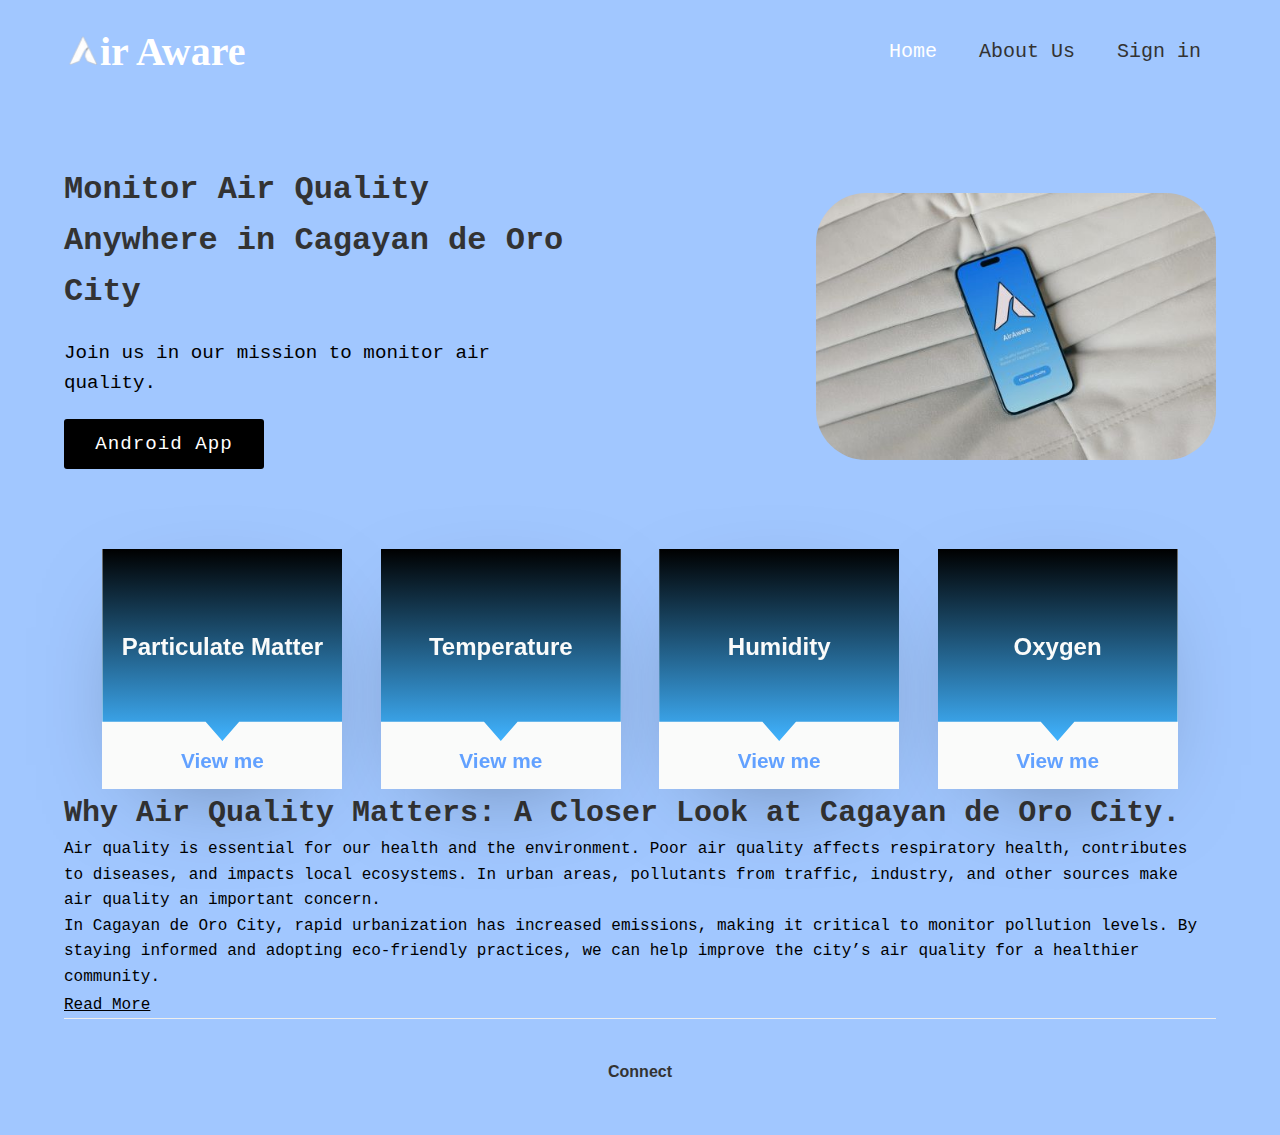
<file: index.html>
<!DOCTYPE html>
<html lang="en">
<head>
    <meta charset="UTF-8">
    <meta name="viewport" content="width=device-width, initial-scale=1.0">
    <title>Air Aware</title>
    <link rel="stylesheet" href="./style.css">
    <link rel="stylesheet" href="https://cdnjs.cloudflare.com/ajax/libs/font-awesome/6.6.0/css/all.min.css" integrity="sha512-Kc323vGBEqzTmouAECnVceyQqyqdsSiqLQISBL29aUW4U/M7pSPA/gEUZQqv1cwx4OnYxTxve5UMg5GT6L4JJg==" crossorigin="anonymous" referrerpolicy="no-referrer" />
</head>
<body>
    <header class="container">
        <h1><img src="./media/Logo1.png" alt="Logo" style="width: 36px;">ir Aware</h1>
        <nav style="font-family: 'Courier New', Courier, monospace;">
            <a href="index.html" style="color: #fff;">Home</a>
            <a href="about.html">About Us</a>
            <a href="login.html">Sign in</a>
        </nav>
    </header>

    <section class="hero container">
        <div class="hero-text">
            <h2 style="font-family: 'Courier New', Courier, monospace;">Monitor Air Quality Anywhere in Cagayan de Oro City</h2>
            <p style="color: black; font-family: 'Courier New', Courier, monospace;">Join us in our mission to monitor air quality.</p>
            <div class="buttons">
                    <button class="btn" onclick="window.location.href='qr.html'"><span></span><p style="color: white; font-family: 'Courier New', Courier, monospace;" data-start="good luck!" data-text="Download Now!" data-title="Android App"></p></button>
            </div>
        </div>
        <div class="logoimage">
            <img style="border-radius: 50px; width: 400px;" src="./media/Mockup.jpg" alt="Logo">
        </div>
    </section>


    <section class="card-section">
        <div class="card">
            <div class="flip-card">
                <div class="flip-card__container">
                    <div class="card-front">
                        <div class="card-front__tp card-front__tp--city">
                            <h2 class="card-front__heading">Particulate Matter</h2>
                        </div>
                        <div class="card-front__bt">
                            <p class="card-front__text-view card-front__text-view--city">View me</p>
                        </div>
                    </div>
                    <div class="card-back">
                        <img src="./media/PM.png" alt="Humidity" style="width: 100%; height: auto;">
                    </div>
                </div>
            </div>
            <div class="inside-page">
                <div class="inside-page__container">
                    <h3 class="inside-page__heading inside-page__heading--city">Air Quality Focus</h3>
                    <p class="inside-page__text">Tiny particles in the air that reduce air quality and can affect health.</p>
                    <a href="https://www.epa.gov/pm-pollution/particulate-matter-pm-basics" target="_blank" class="inside-page__btn inside-page__btn--city">View details</a>
                </div>
            </div>
        </div>

        <div class="card">
            <div class="flip-card">
                <div class="flip-card__container">
                    <!-- Front Side -->
                    <div class="card-front">
                        <div class="card-front__tp card-front__tp--city">
                            <h2 class="card-front__heading">Temperature</h2>
                        </div>
                        <div class="card-front__bt">
                            <p class="card-front__text-view card-front__text-view--city">View me</p>
                        </div>
                    </div>
                    <!-- Back Side -->
                    <div class="card-back">
                        <img src="./media/Temp.png" alt="More about Temperature" style="width: 100%; height: auto;">
                    </div>
                </div>
            </div>
            <!-- Inside Page -->
            <div class="inside-page">
                <div class="inside-page__container">
                    <h3 class="inside-page__heading inside-page__heading--city">Temperature</h3>
                    <p class="inside-page__text">Measures the degree of warmth, important for environmental monitoring.</p>
                    <a href="https://www.tandfonline.com/doi/abs/10.1080/0265673031000090701" target="_blank" class="inside-page__btn inside-page__btn--city">Learn more</a>
                </div>
            </div>
        </div>

        <div class="card">
            <div class="flip-card">
                <div class="flip-card__container">
                    <!-- Front Side -->
                    <div class="card-front">
                        <div class="card-front__tp card-front__tp--city">
                            <h2 class="card-front__heading">Humidity</h2>
                        </div>
                        <div class="card-front__bt">
                            <p class="card-front__text-view card-front__text-view--city">View me</p>
                        </div>
                    </div>
                    <!-- Back Side -->
                    <div class="card-back">
                        <img src="./media/Humidity.png" alt="More about Temperature" style="width: 100%; height: auto;">
                    </div>
                </div>
            </div>
            <!-- Inside Page -->
            <div class="inside-page">
                <div class="inside-page__container">
                    <h3 class="inside-page__heading inside-page__heading--city">Humidity</h3>
                    <p class="inside-page__text">Indicates amount of moisture in the air, high humidity can affect comfort and health.</p>
                    <a href="https://www.sciencedirect.com/science/article/abs/pii/S0013935115301122" target="_blank" class="inside-page__btn inside-page__btn--city">Learn more</a>
                </div>
            </div>
        </div>

        <div class="card">
            <div class="flip-card">
                <div class="flip-card__container">
                    <!-- Front Side -->
                    <div class="card-front">
                        <div class="card-front__tp card-front__tp--city">
                            <h2 class="card-front__heading">Oxygen</h2>
                        </div>
                        <div class="card-front__bt">
                            <p class="card-front__text-view card-front__text-view--city">View me</p>
                        </div>
                    </div>
                    <!-- Back Side -->
                    <div class="card-back">
                        <img src="./media/Oxygen.png" alt="More about Temperature" style="width: 100%; height: auto;">
                    </div>
                </div>
            </div>
            <!-- Inside Page -->
            <div class="inside-page">
                <div class="inside-page__container">
                    <h3 class="inside-page__heading inside-page__heading--city">Oxygen</h3>
                    <p class="inside-page__text">Essential for human life, indicating air quality.</p>
                    <a href="https://academic.oup.com/humrep/article-abstract/14/2/465/614117" target="_blank" class="inside-page__btn inside-page__btn--city">Learn more</a>
                </div>
            </div>
        </div>
    </section>

    <section class="blog container">
        <div class="blog-article">  
            <h4 style="font-family: 'Courier New', Courier, monospace; font-size: 30px; font-weight: bold;">
                Why Air Quality Matters: A Closer Look at Cagayan de Oro City.
            </h4>
            <p style="color: black; font-family: 'Courier New', Courier, monospace;">Air quality is essential for our health and the environment. Poor air quality affects respiratory health, contributes to diseases, and impacts local ecosystems. In urban areas, pollutants from traffic, industry, and other sources make air quality an important concern.</p>
            <p style="color: black; font-family: 'Courier New', Courier, monospace;">In Cagayan de Oro City, rapid urbanization has increased emissions, making it critical to monitor pollution levels. By staying informed and adopting eco-friendly practices, we can help improve the city’s air quality for a healthier community.</p>
            <a href="#" style="color: black; font-family: 'Courier New', Courier, monospace;">Read More</a>
        </div>
    </section>

    <footer class="container">
        <div class="footer-connect">
            <h4>Connect</h4>
            <div class="social-icons">
                <a href="https://www.instagram.com/mnlhmphry/" target="_blank" aria-label="Instagram"><i class="fab fa-instagram"></i></a>
                <a href="https://web.facebook.com/deadpoolxsis1" target="_blank" aria-label="Facebook"><i class="fab fa-facebook-f"></i></a>
                <a href="https://www.youtube.com/@humphreymanuel4391" target="_blank" aria-label="YouTube"><i class="fab fa-youtube"></i></a> 
            </div>
        </div>
    </footer>

    <script>
        const images = document.querySelectorAll('.category-card img');
        const modal = document.getElementById('infoModal');
        const modalTitle = document.getElementById('modalTitle');
        const modalDescription = document.getElementById('modalDescription');

        images.forEach(image => {
            image.addEventListener('click', () => {
                const title = image.alt;
                const description = image.getAttribute('data-info');
                modalTitle.textContent = title;
                modalDescription.textContent = description;
                modal.style.display = 'flex'; // Show modal
            });
        });

        // Function to close the modal
        function closeModal() {
            modal.style.display = 'none';
        }

        // Close modal when clicking outside of it
        window.onclick = function(event) {
            if (event.target === modal) {
                closeModal();
            }
        }
    </script>

</body>
</html>
</file>
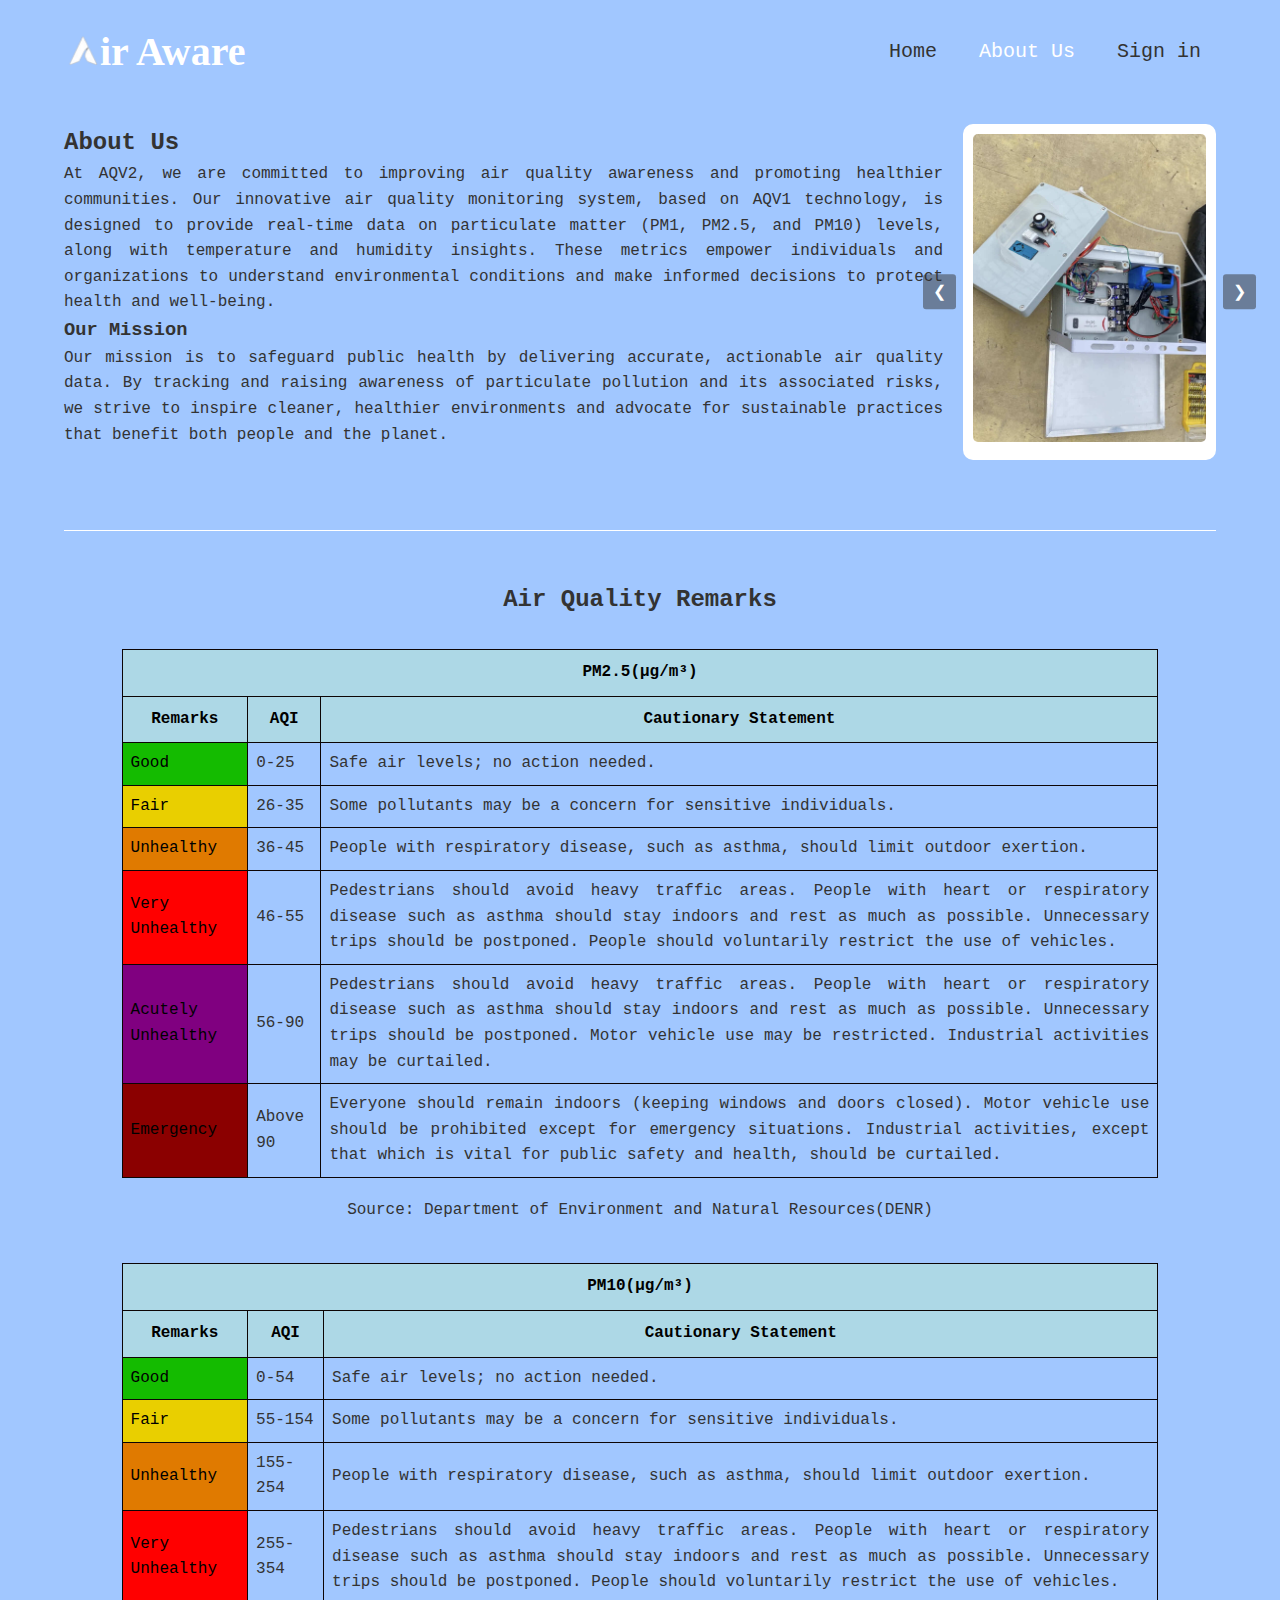
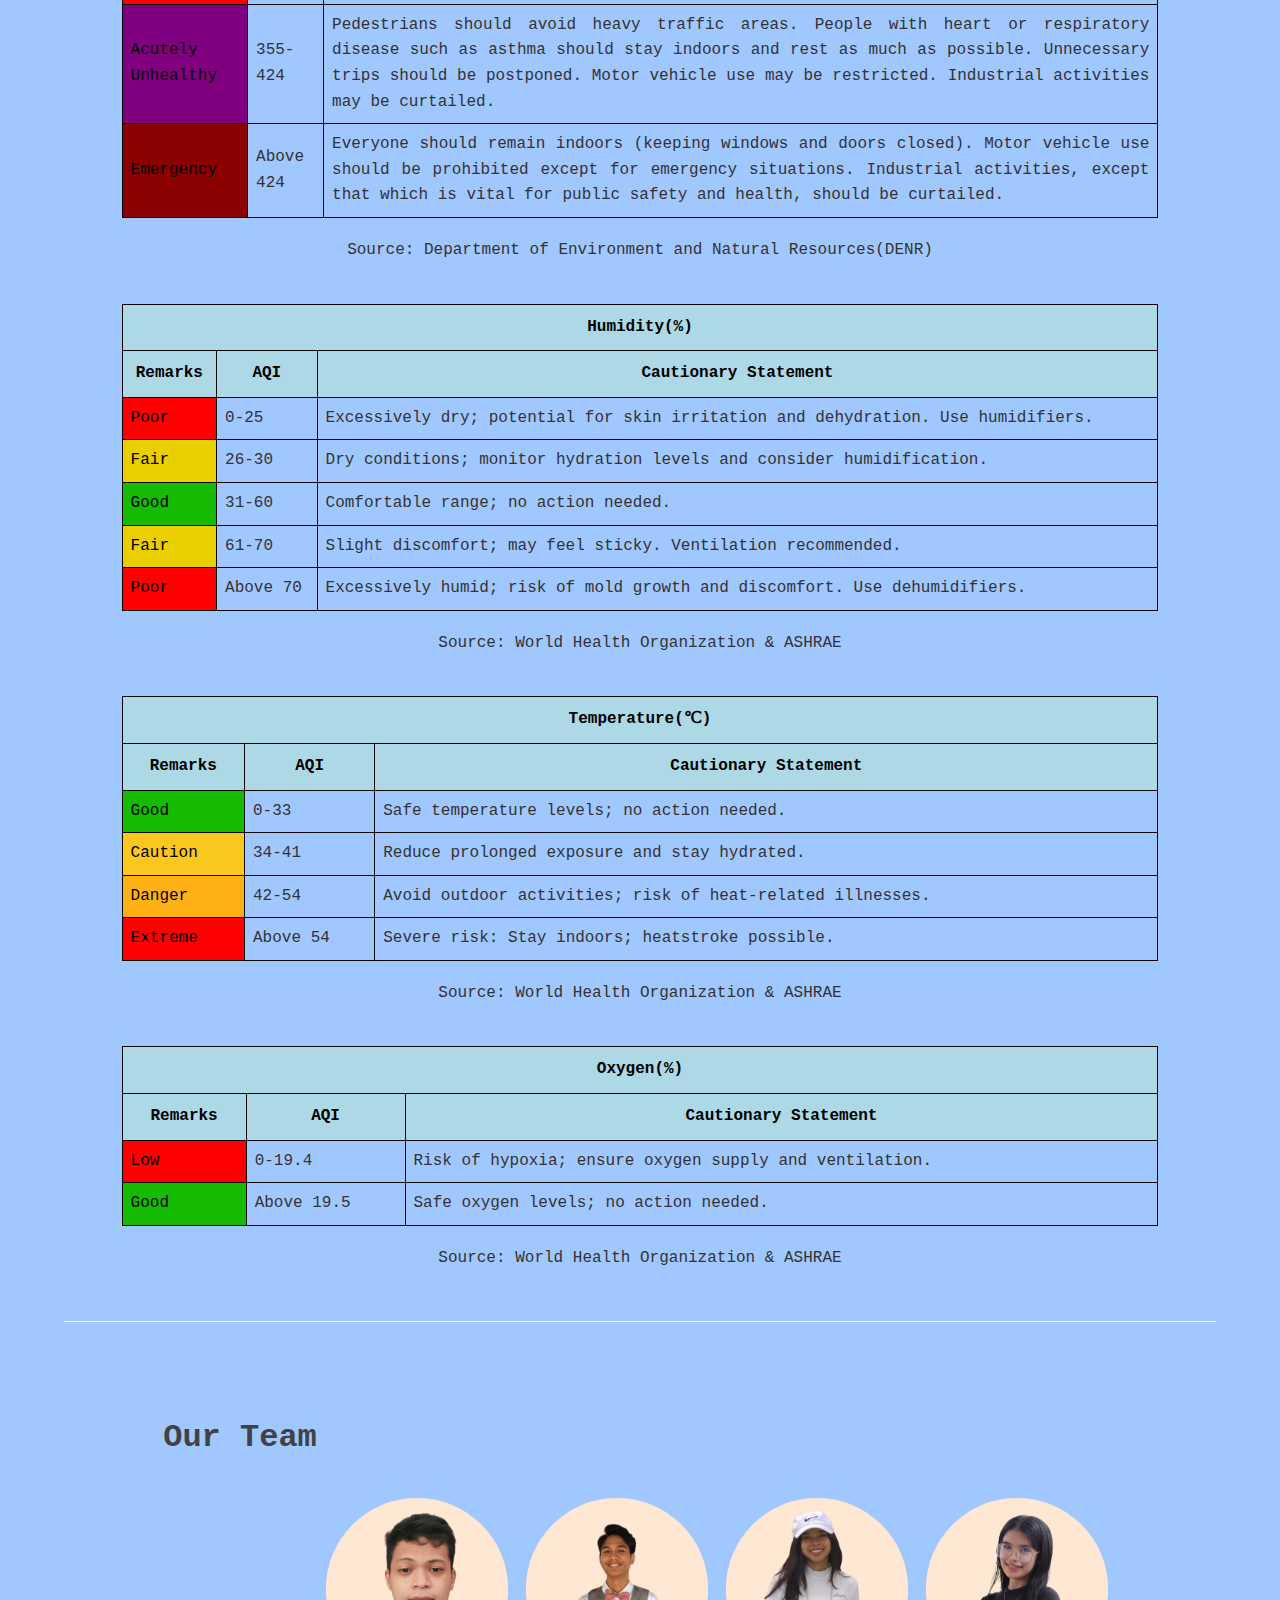
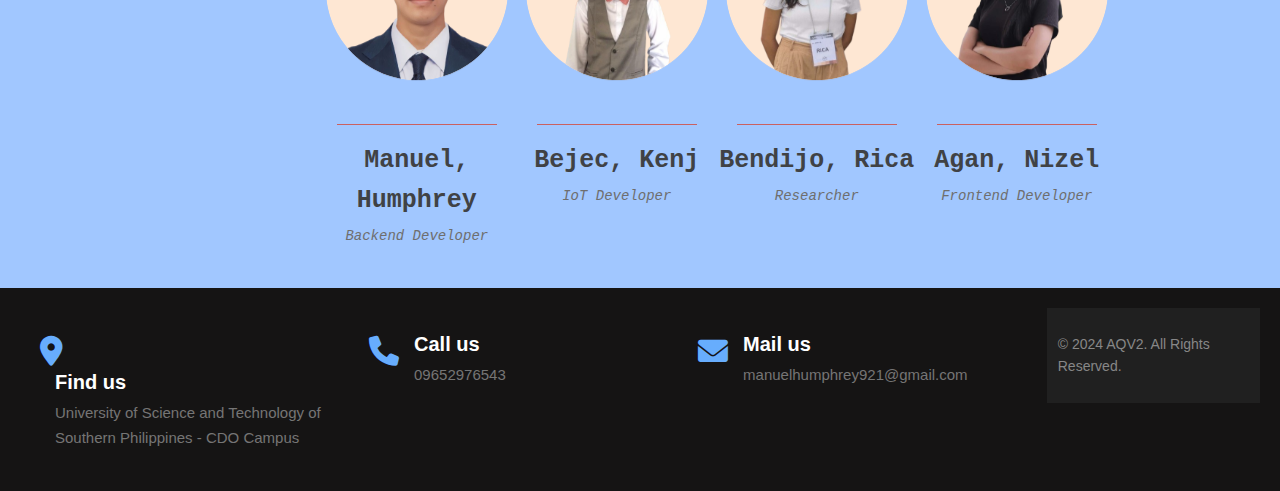
<file: about.html>
<!DOCTYPE html>
<html lang="en">
<head>
    <meta charset="UTF-8">
    <meta name="viewport" content="width=device-width, initial-scale=1.0">
    <title>Air Aware</title>
    <link rel="stylesheet" href="./style5.css">
    <link rel="preconnect" href="https://fonts.googleapis.com">
    <link rel="preconnect" href="https://fonts.gstatic.com" crossorigin>
    <link href="https://cdnjs.cloudflare.com/ajax/libs/font-awesome/6.0.0/css/all.min.css" rel="stylesheet">
    <link href="https://fonts.googleapis.com/css2?family=Edu+AU+VIC+WA+NT+Pre:wght@400..700&display=swap" rel="stylesheet">
    <style>
        .remarks-tables-container {
            display: flex;
            gap: 10px;
            justify-content: center;
            flex-wrap: wrap;
        }
        .remarks-table {
            width: 4000px;
            border-collapse: collapse;
            font-family: 'Courier New', Courier, monospace;
            margin-bottom: 10px;
            margin-top: 30px;
        }
        .remarks-table th{
            text-align: center;
            border: 1px solid #0c0505;
            padding: 10px;
        }
        .remarks-table td {
            border: 1px solid #0c0505;
            text-align: justify;
            padding: 8px;
        }
        .remarks-table th {
            background-color: lightblue;
            color: black;
        }
    </style>
</head>
<body>
    <header class="container">
        <h1><img src="./media/Logo1.png" alt="Logo" style="width: 36px;">ir Aware</h1>
        <nav style="font-family: 'Courier New', Courier, monospace;">
            <a href="index.html">Home</a>
            <a href="about.html" style="color: #fff;">About Us</a>
            <a href="login.html">Sign in</a>
        </nav>
    </header>

    <div class="container">
        <div class="about-container">
            <div class="about">
                <div class="heading">
                 <h2 style="font-family: 'Courier New', Courier, monospace;"><span>About</span> Us</h2>
                    <p style="font-family: 'Courier New', Courier, monospace;">At AQV2, we are committed to improving air quality awareness and promoting healthier communities. Our innovative air quality monitoring system, based on AQV1 technology, is designed to provide real-time data on particulate matter (PM1, PM2.5, and PM10) levels, along with temperature and humidity insights. These metrics empower individuals and organizations to understand environmental conditions and make informed decisions to protect health and well-being.</p>
                </div>
                <h3 style="font-family: 'Courier New', Courier, monospace;">Our Mission</h3>
                <p style="font-family: 'Courier New', Courier, monospace;">Our mission is to safeguard public health by delivering accurate, actionable air quality data. By tracking and raising awareness of particulate pollution and its associated risks, we strive to inspire cleaner, healthier environments and advocate for sustainable practices that benefit both people and the planet.</p>
            </div>

        <!-- Image Slider Section -->
        <div class="slideshow-container">
            <div class="slide fade">
                <img src="media/5.png" alt="Slide 1">
            </div>
            <div class="slide fade">
                <img src="media/1.png" alt="Slide 2">
            </div>
            <div class="slide fade">
                <img src="media/4.png" alt="Slide 3">
            </div>

            <!-- Navigation Buttons -->
            <a class="prev" onclick="changeSlide(-1)">&#10094;</a>
            <a class="next" onclick="changeSlide(1)">&#10095;</a>
        </div>
    </div>


    <div class="divider-line"></div>

<!--////////////////////////////////// Remarks //////////////////////////////////////////// -->

<div class="container">
    <h2 style="font-family: 'Courier New', Courier, monospace; text-align: center;">Air Quality Remarks</h2>
    <div class="remarks-tables-container">
        <!-- Humidity Table -->
                <!-- PM2.5 Table -->
                <table class="remarks-table">
                    <thead>
                        <tr>
                            <th colspan="3">PM2.5(µg/m³)</th>
                        </tr>
                        <tr>
                            <th>Remarks</th>
                            <th>AQI</th>
                            <th>Cautionary Statement</th>
                        </tr>
                    </thead>
                    <tbody>
                        <tr>
                            <td style="background-color: #14bb00; color: black;">Good</td>
                            <td>0-25</td>
                            <td>Safe air levels; no action needed.</td>
                        </tr>
                        <tr>
                            <td style="background-color: #e9cf00; color: black;">Fair</td>
                            <td>26-35</td>
                            <td>Some pollutants may be a concern for sensitive individuals.</td>
                        </tr>
                        <tr>
                            <td style="background-color: #e07a00; color: black;">Unhealthy</td>
                            <td>36-45</td>
                            <td>People with respiratory disease, such as asthma, should limit outdoor exertion.</td>
                        </tr>
                        <tr>
                            <td style="background-color: red; color: black;">Very Unhealthy</td>
                            <td>46-55</td>
                            <td>Pedestrians should avoid heavy traffic areas. People with heart or respiratory disease such as asthma should stay indoors and rest as much as possible. Unnecessary trips should be postponed. People should voluntarily restrict the use of vehicles.</td>
                        </tr>
                        <tr>
                            <td style="background-color: purple; color: black;">Acutely Unhealthy</td>
                            <td>56-90</td>
                            <td>Pedestrians should avoid heavy traffic areas. People with heart or respiratory disease such as asthma should stay indoors and rest as much as possible. Unnecessary trips should be postponed. Motor vehicle use may be restricted. Industrial activities may be curtailed.</td>
                        </tr>
                        <tr>
                            <td style="background-color: #8B0000; color: black;">Emergency</td>
                            <td>Above 90</td>
                            <td>Everyone should remain indoors (keeping windows and doors closed). Motor vehicle use should be prohibited except for emergency situations. Industrial activities, except that which is vital for public safety and health, should be curtailed.</td>
                        </tr>
                    </tbody>
                </table>
                <p style="font-family: 'Courier New', Courier, monospace; text-align: center;">Source: Department of Environment and Natural Resources(DENR)</p>
        
                <!-- PM10 Table -->
                <table class="remarks-table">
                    <thead>
                        <tr>
                            <th colspan="3">PM10(µg/m³)</th>
                        </tr>
                        <tr>
                            <th>Remarks</th>
                            <th>AQI</th>
                            <th>Cautionary Statement</th>
                        </tr>
                    </thead>
                    <tbody>
                        <tr>
                            <td style="background-color: #14bb00; color: black;">Good</td>
                            <td>0-54</td>
                            <td>Safe air levels; no action needed.</td>
                        </tr>
                        <tr>
                            <td style="background-color: #e9cf00; color: black;">Fair</td>
                            <td>55-154</td>
                            <td>Some pollutants may be a concern for sensitive individuals.</td>
                        </tr>
                        <tr>
                            <td style="background-color: #e07a00; color: black;">Unhealthy</td>
                            <td>155-254</td>
                            <td>People with respiratory disease, such as asthma, should limit outdoor exertion.</td>
                        </tr>
                        <tr>
                            <td style="background-color: red; color: black;">Very Unhealthy</td>
                            <td>255-354</td>
                            <td>Pedestrians should avoid heavy traffic areas. People with heart or respiratory disease such as asthma should stay indoors and rest as much as possible. Unnecessary trips should be postponed. People should voluntarily restrict the use of vehicles.</td>
                        </tr>
                        <tr>
                            <td style="background-color: purple; color: black;">Acutely Unhealthy</td>
                            <td>355-424</td>
                            <td>Pedestrians should avoid heavy traffic areas. People with heart or respiratory disease such as asthma should stay indoors and rest as much as possible. Unnecessary trips should be postponed. Motor vehicle use may be restricted. Industrial activities may be curtailed.</td>
                        </tr>
                        <tr>
                            <td style="background-color: #8B0000; color: black;">Emergency</td>
                            <td>Above 424</td>
                            <td>Everyone should remain indoors (keeping windows and doors closed). Motor vehicle use should be prohibited except for emergency situations. Industrial activities, except that which is vital for public safety and health, should be curtailed.</td>
                        </tr>
                    </tbody>
                </table>
                <p style="font-family: 'Courier New', Courier, monospace; text-align: center;">Source: Department of Environment and Natural Resources(DENR)</p>

        <table class="remarks-table">
            <thead>
                <tr>
                    <th colspan="3">Humidity(%)</th>
                </tr>
                <tr>
                    <th>Remarks</th>
                    <th>AQI</th>
                    <th>Cautionary Statement</th>
                </tr>
            </thead>
            <tbody>
                <tr>
                    <td style="background-color: red; color: black;">Poor</td>
                    <td>0-25</td>
                    <td>Excessively dry; potential for skin irritation and dehydration. Use humidifiers.</td>
                </tr>
                <tr>
                    <td style="background-color: #e9cf00; color: black;">Fair</td>
                    <td>26-30</td>
                    <td>Dry conditions; monitor hydration levels and consider humidification.</td>
                </tr>
                <tr>
                    <td style="background-color: #14bb00; color: black;">Good</td>
                    <td>31-60</td>
                    <td>Comfortable range; no action needed.</td>
                </tr>
                <tr>
                    <td style="background-color: #e9cf00; color: black;">Fair</td>
                    <td>61-70</td>
                    <td>Slight discomfort; may feel sticky. Ventilation recommended.</td>
                </tr>
                <tr>
                    <td style="background-color: red; color: black;">Poor</td>
                    <td>Above 70</td>
                    <td>Excessively humid; risk of mold growth and discomfort. Use dehumidifiers.</td>
                </tr>
            </tbody>
        </table>
        <p style="font-family: 'Courier New', Courier, monospace; text-align: center;">Source: World Health Organization & ASHRAE</p>

        <!-- Temperature Table -->
        <table class="remarks-table">
            <thead>
                <tr>
                    <th colspan="3">Temperature(℃)</th>
                </tr>
                <tr>
                    <th>Remarks</th>
                    <th>AQI</th>
                    <th>Cautionary Statement</th>
                </tr>
            </thead>
            <tbody>
                <tr>
                    <td style="background-color: #14bb00; color: black;">Good</td>
                    <td>0-33</td>
                    <td>Safe temperature levels; no action needed.</td>
                </tr>
                <tr>
                    <td style="background-color: #f9c71d; color: black;">Caution</td>
                    <td>34-41</td>
                    <td>Reduce prolonged exposure and stay hydrated.</td>
                </tr>
                <tr>
                    <td style="background-color: #fdb114; color: black;">Danger</td>
                    <td>42-54</td>
                    <td>Avoid outdoor activities; risk of heat-related illnesses.</td>
                </tr>
                <tr>
                    <td style="background-color: red; color: black;">Extreme</td>
                    <td>Above 54</td>
                    <td>Severe risk: Stay indoors; heatstroke possible.</td>
                </tr>
            </tbody>
        </table>
        <p style="font-family: 'Courier New', Courier, monospace; text-align: center;">Source: World Health Organization & ASHRAE</p>

        <!-- Oxygen Table -->
        <table class="remarks-table">
            <thead>
                <tr>
                    <th colspan="3">Oxygen(%)</th>
                </tr>
                <tr>
                    <th>Remarks</th>
                    <th>AQI</th>
                    <th>Cautionary Statement</th>
                </tr>
            </thead>
            <tbody>
                <tr>
                    <td style="background-color: red; color: black;">Low</td>
                    <td>0-19.4</td>
                    <td>Risk of hypoxia; ensure oxygen supply and ventilation.</td>
                </tr>
                <tr>
                    <td style="background-color: #14bb00; color: black;">Good</td>
                    <td>Above 19.5</td>
                    <td>Safe oxygen levels; no action needed.</td>
                </tr>
            </tbody>
        </table>
        <p style="font-family: 'Courier New', Courier, monospace; text-align: center;">Source: World Health Organization & ASHRAE</p>
    </div>
</div>

<!-- //////////////////////////Diri ra taman ang Table sa Remarks////////////////////////////// -->

<div class="divider-line"></div>


    </div>
    <!-- Our Team Section -->
    <div class="container">
        <div class="team-section">
            <h2 style="font-family: 'Courier New', Courier, monospace;">Our Team</h2>
            <div class="person">
                <div class="team-container">
                    <div class="container-inner">
                    <img class="circle" src="media/hampro.png" alt="Team Member"/>
                    <!-- <img class="img img1" src="media/hampro.jpg" /> -->
                </div>
            </div>
                <div class="divider"></div>
                <div class="name" style="font-family: 'Courier New', Courier, monospace;">Manuel, Humphrey</div>
                <div class="title" style="font-family: 'Courier New', Courier, monospace;">Backend Developer</div>
            </div>

            <div class="person">
                <div class="team-container">
                    <div class="container-inner">
                    <img class="circle" src="media/kenj.png" alt="Team Member"/>
                    <!-- <img class="img img" src="media/hampro.jpg" /> -->
                </div>
            </div>
                <div class="divider"></div>
                <div class="name" style="font-family: 'Courier New', Courier, monospace;">Bejec, Kenj</div>
                <div class="title" style="font-family: 'Courier New', Courier, monospace;">IoT Developer</div>
            </div>

            <div class="person">
                <div class="team-container">
                    <div class="container-inner">
                    <img class="circle" src="media/Rica.png" alt="Team Member"/>
                    <!-- <img class="img img" src="media/hampro.jpg" /> -->
                </div>
            </div>
                <div class="divider"></div>
                <div class="name" style="font-family: 'Courier New', Courier, monospace;">Bendijo, Rica</div>
                <div class="title" style="font-family: 'Courier New', Courier, monospace;">Researcher</div>
            </div>

            <div class="person">
                <div class="team-container">
                    <div class="container-inner">
                    <img class="circle" src="media/me.png" alt="Team Member"/>
                    <!-- <img class="img img" src="media/hampro.jpg" /> -->
                </div>
            </div>
                <div class="divider"></div>
                <div class="name" style="font-family: 'Courier New', Courier, monospace;">Agan, Nizel</div>
                <div class="title" style="font-family: 'Courier New', Courier, monospace;">Frontend Developer</div>
            </div>
        </div>
    </div>
</body>

<footer class="footer-section">
    <div class="footer-section">
        <!-- First Section -->
        <div class="single-cta">
          <i class="fa fa-map-marker-alt"></i>
          <div class="cta-text " >
            <h4>Find us</h4>
            <span>University of Science and Technology of Southern Philippines - CDO Campus </span>
          </div>
        </div>
        <!-- Second Section -->
        <div class="single-cta">
          <i class="fa fa-phone"></i>
          <div class="cta-text">
            <h4>Call us</h4>
            <span>09652976543</span>
          </div>
        </div>
        <!-- Third Section -->
        <div class="single-cta">
          <i class="fa fa-envelope"></i>
          <div class="cta-text">
            <h4>Mail us</h4>
            <span>manuelhumphrey921@gmail.com</span>
          </div>
        </div>
      </div>
<div class="copyright-area">
    <div class="container">
        <div class="row">
            <div class="col-xl-6 col-lg-6 text-center text-lg-left">
                <div class="copyright-text">
                    <p>&copy; 2024 AQV2. All Rights Reserved.</p>
                </div>
            </div>
        </div>
    </div>
</div>
</footer>
<script>
    let slideIndex = 0;
    showSlides();
    
    function showSlides() {
        const slides = document.querySelectorAll(".slide");
        const dots = document.querySelectorAll(".dot");
    
        slides.forEach((slide) => (slide.style.display = "none"));
        dots.forEach((dot) => dot.classList.remove("active"));
    
        slideIndex++;
        if (slideIndex > slides.length) slideIndex = 1;
    
        slides[slideIndex - 1].style.display = "block";
        dots[slideIndex - 1].classList.add("active");
    
        setTimeout(showSlides, 4000); // Change image every 4 seconds
    }
    
    function changeSlide(n) {
        slideIndex += n - 1;
        showSlides();
    }
    
    function currentSlide(n) {
        slideIndex = n - 1;
        showSlides();
    }
    </script>

</html>
</file>
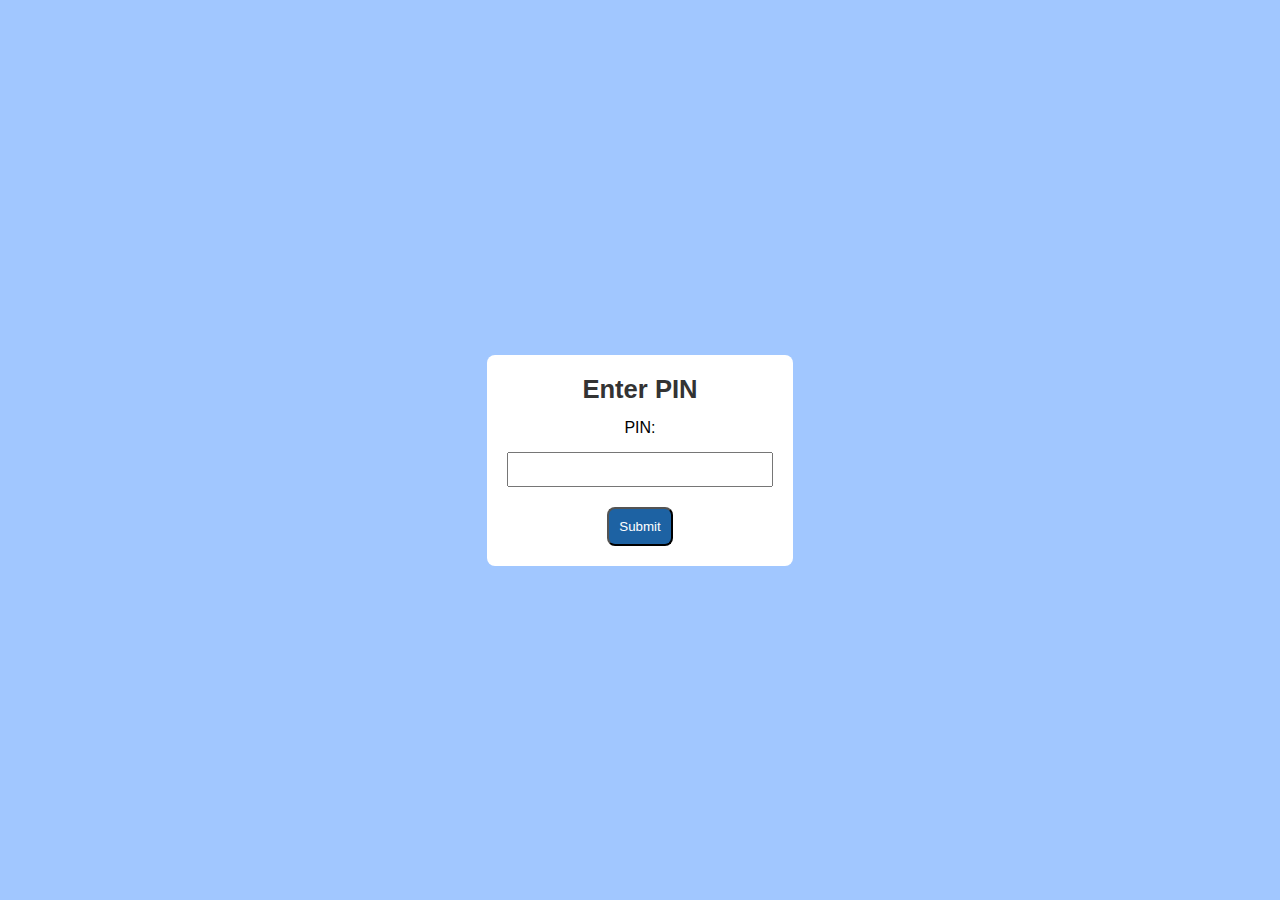
<file: locations.html>
<!DOCTYPE html>
<html lang="en">
<head>
    <meta charset="UTF-8">
    <meta name="viewport" content="width=device-width, initial-scale=1.0">
    <title>Set Location</title>
    <link rel="stylesheet" href="style2.css">
</head>
<body>
    <div class="container">
        <h1>Device Locations</h1>
        <table id="device-table">
            <tr>
                <th>Device ID</th>
                <th>Location</th>
            </tr>
        </table>
    </div>
    <div>
        <form id="update-form">
            <h2>Update Device Location</h2>
            <label for="device_id">Select Device ID:</label>
            <select name="device_id" id="device_id" required>
            </select><br>
            <label for="location">Location:</label>
            <input type="text" name="location" id="location" required><br>
            <input type="submit" value="Update Location">
        </form>
    </div>

    <script>
        if (!localStorage.getItem('accessGranted')) {
            window.location.href = 'set-location.html';
        }

        const apiUrl = "https://phlhxvertmsqskgofbug.supabase.co/rest/v1/tbldevice";
        const apiKey = "eyJhbGciOiJIUzI1NiIsInR5cCI6IkpXVCJ9.eyJpc3MiOiJzdXBhYmFzZSIsInJlZiI6InBobGh4dmVydG1zcXNrZ29mYnVnIiwicm9sZSI6ImFub24iLCJpYXQiOjE3MTk5OTgyMjMsImV4cCI6MjAzNTU3NDIyM30.K-byE_UrblXBVqxyqvwSN_LVlOuyBi2b3XruZaAV6P8";

        async function fetchDevices() {
            try {
                const response = await fetch(apiUrl, {
                    method: 'GET',
                    headers: {
                        'apikey': apiKey,
                        'Authorization': `Bearer ${apiKey}`,
                        'Content-Type': 'application/json'
                    }
                });
                let data = await response.json();

                data.sort((a, b) => a.device_id - b.device_id);

                const table = document.getElementById('device-table');
                const select = document.getElementById('device_id');
                data.forEach(device => {
                    const row = document.createElement('tr');
                    row.innerHTML = `<td>${device.device_id}</td><td>${device.location}</td>`;
                    table.appendChild(row);

                    const option = document.createElement('option');
                    option.value = device.device_id;
                    option.textContent = device.device_id;
                    select.appendChild(option);
                });
            } catch (error) {
                console.error('Error fetching data:', error);
            }
        }

        document.addEventListener('DOMContentLoaded', fetchDevices);

        document.getElementById('update-form').addEventListener('submit', async function(event) {
            event.preventDefault();
            const deviceId = document.getElementById('device_id').value;
            const location = document.getElementById('location').value;

            try {
                const response = await fetch(`${apiUrl}?device_id=eq.${deviceId}`, {
                    method: 'PATCH',
                    headers: {
                        'apikey': apiKey,
                        'Authorization': `Bearer ${apiKey}`,
                        'Content-Type': 'application/json'
                    },
                    body: JSON.stringify({
                        location: location,
                    })
                });

                if (response.ok) {
                    alert('Location updated successfully!');
                    window.location.reload();
                } else {
                    console.error('Error updating record:', response.statusText);
                }
            } catch (error) {
                console.error('Error updating record:', error);
            }
        });
    </script>
</body>
</html>
</file>
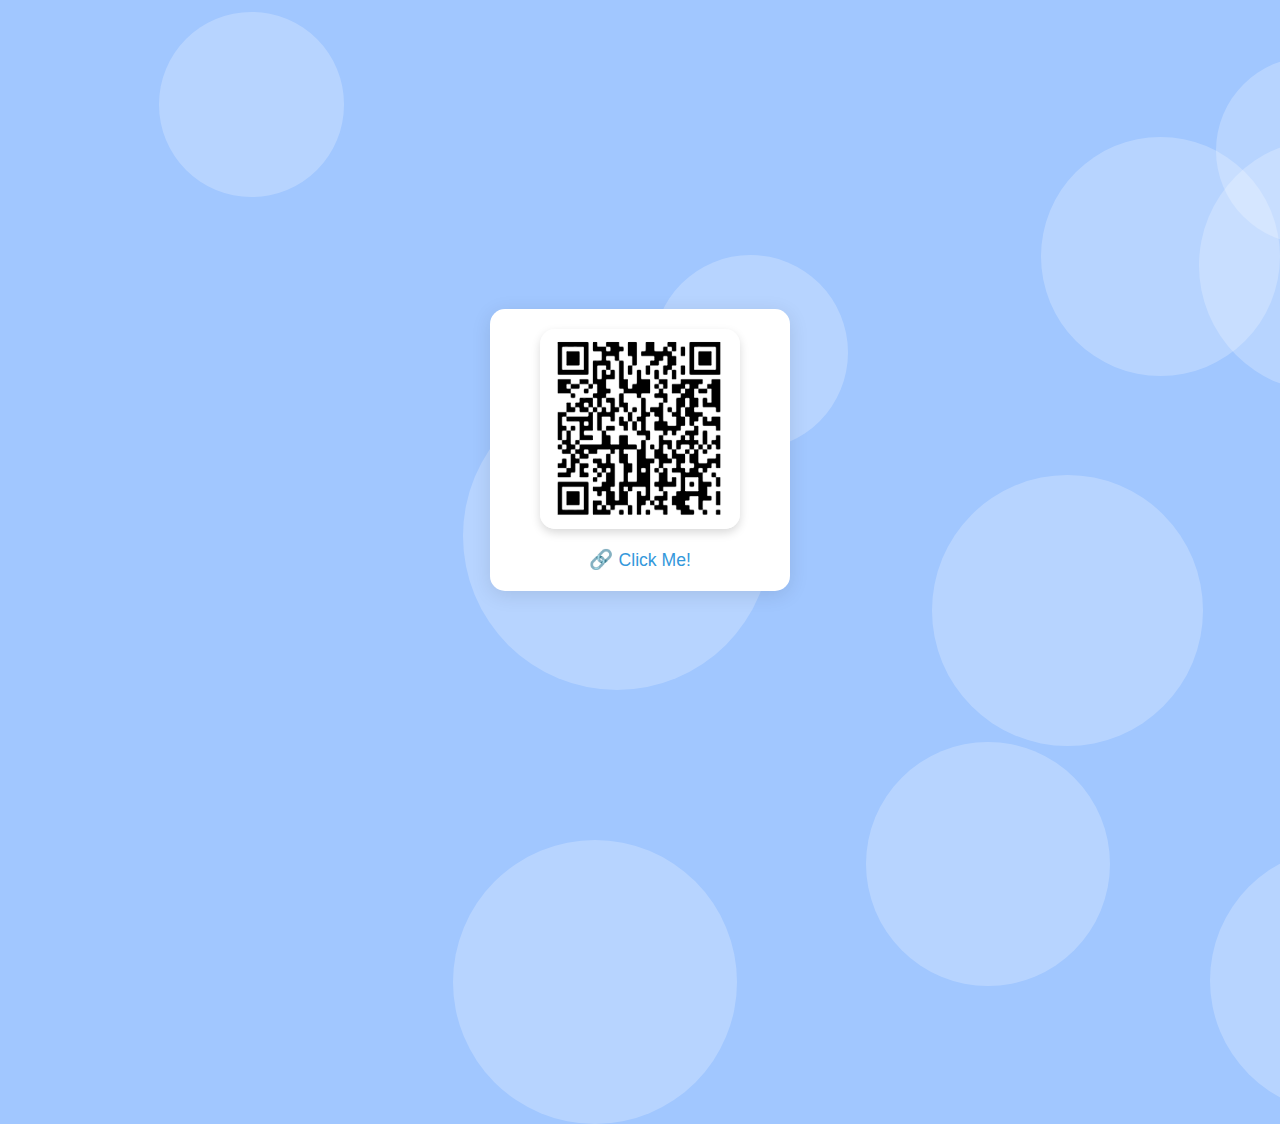
<file: qr.html>
<!DOCTYPE html>
<html lang="en">
<head>
  <meta charset="UTF-8">
  <meta name="viewport" content="width=device-width, initial-scale=1.0">
  <title>QR Code Display</title>
  <link rel="stylesheet" href="style4.css">
</head>
<body>
  <div class="qr-container">
    <div class="qr-code">
      <img src="./media/QR.png" alt="QR Code">
    </div>
    <a href="https://expo.dev/artifacts/eas/eUV5Y8LM6Xpw4sLz6ekey5.apk" class="qr-link" target="_blank">Click Me!</a>
  </div>
  
  <script>
      document.addEventListener("DOMContentLoaded", () => {
        const numCircles = 10;
        for (let i = 0; i < numCircles; i++) {
        const circle = document.createElement("div");
        circle.classList.add("floating-circle");
        circle.style.width = `${Math.random() * 200 + 150}px`;
        circle.style.height = circle.style.width;
        circle.style.top = `${Math.random() * 100}%`;  // Random position
        circle.style.left = `${Math.random() * 100}%`;
        document.body.appendChild(circle);
    }
  });
  </script>
</body>
</html>
</file>
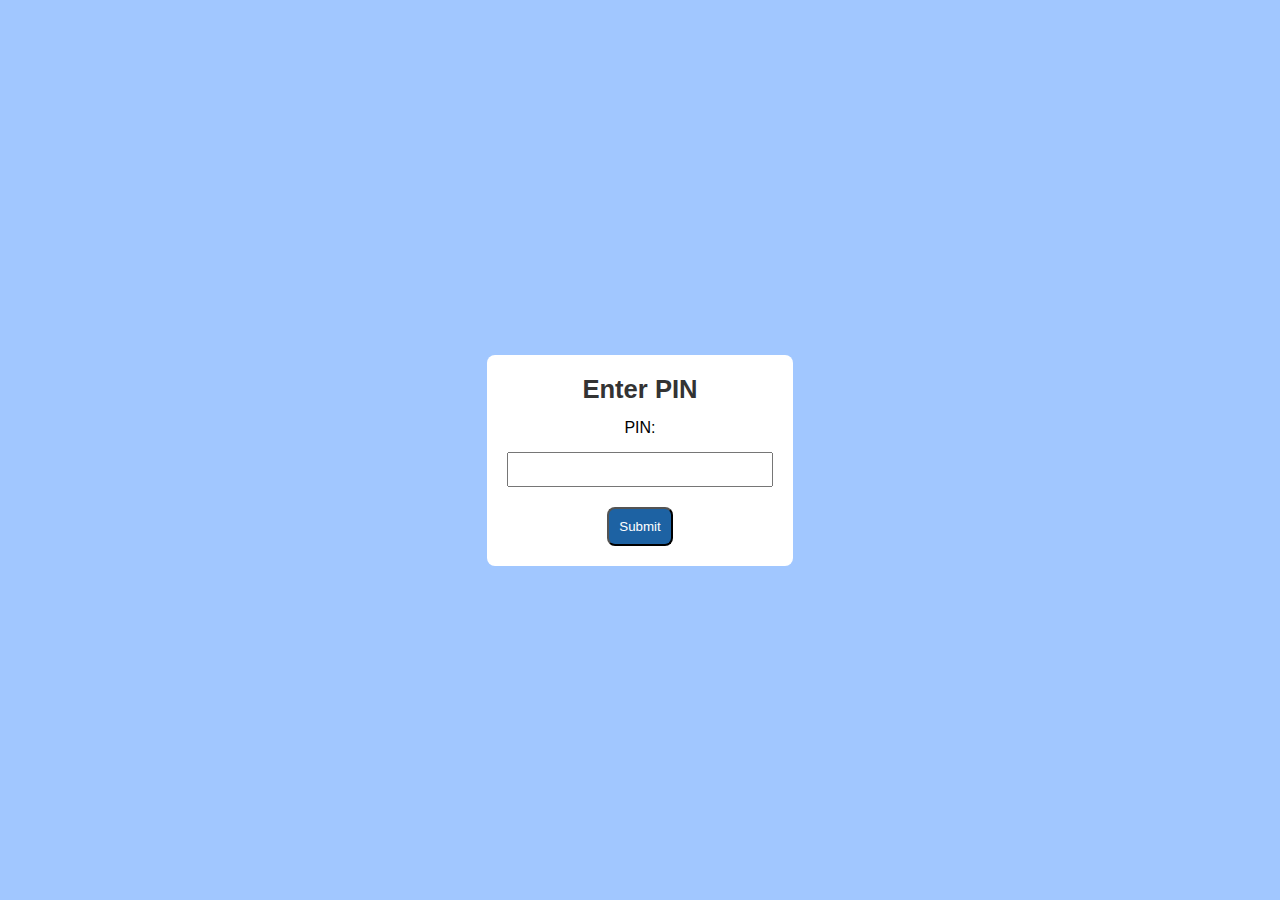
<file: set-location.html>
<!DOCTYPE html>
<html lang="en">
<head>
    <meta charset="UTF-8">
    <meta name="viewport" content="width=device-width, initial-scale=1.0">
    <title>Please Insert PIN</title>
    <link rel="stylesheet" href="style2.css">
</head>
<body>
    <form id="pinForm">
        <h1>Enter PIN</h1>
        <label for="pin">PIN:</label>
        <input type="password" name="pin" id="pin" maxlength="4" required />
        <button type="submit">Submit</button>
        <p id="errorMessage" style="display:none;">Incorrect PIN. Try again.</p>
    </form>

    <script>
        document.getElementById('pinForm').addEventListener('submit', function(event) {
            event.preventDefault();
            const enteredPIN = document.getElementById('pin').value;
            const correctPIN = '1234'; // Replace with your actual PIN

            if (enteredPIN === correctPIN) {
                localStorage.setItem('accessGranted', 'true');
                window.location.href = 'locations.html';
            } else {
                document.getElementById('errorMessage').style.display = 'block';
            }
        });
    </script>
</body>
</html>
</file>
<file: style.css>
* {
  margin: 0;
  padding: 0;
  box-sizing: border-box;
}

body {
  font-family: Arial, sans-serif;
  color: #333;
  line-height: 1.6;
  background-color: #a1c7ff;
}

.container {
  width: 90%;
  max-width: 1200px;
  margin: 0 auto;
}

/* Header styling */
header {
  display: flex;
  justify-content: space-between;
  align-items: center;
  padding: 20px 0;
  font-size: 20px;
  font-family: 'Times New Roman', Times, serif;
}

header h1 {
  color: #fff;

}

header nav a {
  margin: 0 15px;
  text-decoration: none;
  color: #333;
  transition: 0.5s;
}

header nav a:hover {
  color: white;
  transition: 0.5s;
}

/* Main Hero Section */
.hero {
  display: flex;
  align-items: center;
  justify-content: space-between;
  padding: 60px 0;
}

.hero-text {
  max-width: 500px;
}

.hero-text h2 {
  font-size: 3rem;
  margin-bottom: 20px;
}

.hero-text p {
  font-size: 1.2rem;
  color: #666;
  margin-bottom: 20px;
}

/* Button Section */

.buttons {
  top: 10px;
  margin-left: -20px;
}

.buttons button {
  width: 200px;
  height: 50px;
  background-color: rgb(0, 0, 0);
  margin: 20px;
  color: #fff;
  position: relative;
  overflow: hidden;
  font-size: 10px;
  letter-spacing: 1px;
  font-weight: 300;
  transition: all 0.3s ease;
  cursor: pointer;
  border: 0;
  display: flex;
  align-items: center;
  justify-content: center;
  border-radius: 3px;
}

.buttons button:before,
.buttons button:after {
  content: "";
  position: absolute;
  width: 0;
  height: 2px;
  background-color: #44d8a4;
  transition: all 0.3s cubic-bezier(0.35, 0.1, 0.25, 1);
}

.buttons button:before {
  right: 0;
  top: 0;
  transition: all 0.5s cubic-bezier(0.35, 0.1, 0.25, 1);
}

.buttons button:after {
  left: 0;
  bottom: 0;
}

.buttons button span {
  width: 100%;
  height: 100%;
  position: absolute;
  left: 0;
  top: 0;
  margin: 0;
  padding: 0;
  z-index: 1;
}

.buttons button span:before,
.buttons button span:after {
  content: "";
  position: absolute;
  width: 2px;
  height: 0;
  background-color: #44d8a4;
  transition: all 0.3s cubic-bezier(0.35, 0.1, 0.25, 1);
}

.buttons button span:before {
  right: 0;
  top: 0;
  transition: all 0.5s cubic-bezier(0.35, 0.1, 0.25, 1);
}

.buttons button span:after {
  left: 0;
  bottom: 0;
}

.buttons button p {
  padding: 0;
  margin: 0;
  transition: all 0.4s cubic-bezier(0.35, 0.1, 0.25, 1);
  position: absolute;
  width: 100%;
  height: 100%;
}

.buttons button p:before,
.buttons button p:after {
  position: absolute;
  width: 100%;
  transition: all 0.4s cubic-bezier(0.35, 0.1, 0.25, 1);
  z-index: 1;
  left: 0;
}

.buttons button p:before {
  content: attr(data-title);
  top: 50%;
  transform: translateY(-50%);
}

.buttons button p:after {
  content: attr(data-text);
  top: 150%;
  color: #44d8a4;
}

.buttons button:hover:before,
.buttons button:hover:after {
  width: 100%;
}

.buttons button:hover span {
  z-index: 1;
}

.buttons button:hover span:before,
.buttons button:hover span:after {
  height: 100%;
}

.buttons button:hover p:before {
  top: -50%;
  transform: rotate(5deg);
}

.buttons button:hover p:after {
  top: 50%;
  transform: translateY(-50%);
}


.logoimage {
  display: flex;
}

/* Footer */
footer {
  display: flex;
  justify-content: center;
  align-items: center;
  margin-top: 60px;
  padding: 40px 0;
  border-top: 1px solid #eee;
  width: 100%;
}

.footer-connect {
  display: flex;
  flex-direction: column;
  align-items: center;
}

.social-icons {
  display: flex;
  gap: 50px;
  margin-top: 10px;
}

.social-icons a {
  color: #333;
  font-size: 1.5rem;
  /* Adjust icon size */
  text-decoration: none;
  transition: color 0.3s ease;
}

.social-icons a:hover {
  color: #666;
}

.card-front__heading {
  font-size: 1.5rem;
  margin-top: .25rem;
}

/* Main heading for inside page */
.inside-page__heading {
  padding-bottom: 1rem;
  width: 100%;
}

/* Mixed */

/* For both inside page's main heading and 'view me' text on card front cover */
.inside-page__heading,
.card-front__text-view {
  font-size: 1.3rem;
  font-weight: 800;
  margin-top: .2rem;
}

.inside-page__heading--city,
.card-front__text-view--city {
  color: #62a1ff;
}

.inside-page__heading--ski,
.card-front__text-view--ski {
  color: #2aaac1;
}

.inside-page__heading--beach,
.card-front__text-view--beach {
  color: #fa7f67;
}

.inside-page__heading--camping,
.card-front__text-view--camping {
  color: #00b97c;
}

/* Front cover */

.card-front__tp {
  color: #fafbfa;
}

/* For pricing text on card front cover */
.card-front__text-price {
  font-size: 1.2rem;
  margin-top: -.2rem;
}

/* Back cover */

/* For inside page's body text */
.inside-page__text {
  color: #333;
}

/* Icons ===========================================*/

.card-front__icon {
  fill: #fafbfa;
  font-size: 3vw;
  height: 3.25rem;
  margin-top: -.5rem;
  width: 3.25rem;
}

/* Buttons =================================================*/

.inside-page__btn {
  background-color: transparent;
  border: 3px solid;
  border-radius: .5rem;
  font-size: 1.2rem;
  font-weight: 600;
  margin-top: 2rem;
  overflow: hidden;
  padding: .7rem .75rem;
  position: relative;
  text-decoration: none;
  transition: all .3s ease;
  width: 90%;
  z-index: 10;
}

.inside-page__btn::before {
  content: "";
  height: 100%;
  left: 0;
  position: absolute;
  top: 0;
  transform: scaleY(0);
  transition: all .3s ease;
  width: 100%;
  z-index: -1;
}

.inside-page__btn--city {
  border-color: black;
  color: black;
}

.inside-page__btn--city::before {
  background-color: black;
}

.inside-page__btn--ski {
  border-color: #279eb2;
  color: #279eb2;
}

.inside-page__btn--ski::before {
  background-color: #279eb2;
}

.inside-page__btn--beach {
  border-color: #fa7f67;
  color: #fa7f67;
}

.inside-page__btn--beach::before {
  background-color: #fa7f67;
}

.inside-page__btn--camping {
  border-color: #00b97d;
  color: #00b97d;
}

.inside-page__btn--camping::before {
  background-color: #00b97d;
}

.inside-page__btn:hover {
  color: #fafbfa;
}

.inside-page__btn:hover::before {
  transform: scaleY(1);
}

/* Layout Structure=========================================*/

.main {
  background: linear-gradient(to bottom right,
      #eee8dd,
      #e3d9c6);
  display: flex;
  flex-direction: column;
  justify-content: center;
  height: 100vh;
  width: 100%;
}

/* Container to hold all cards in one place */
.card-area {
  align-items: center;
  display: flex;
  flex-wrap: nowrap;
  height: 100%;
  justify-content: space-evenly;
  padding: 1rem;
}

/* Card ============================================*/

/* Area to hold an individual card */
.card-section {
  align-items: center;
  display: flex;
  height: 100%;
  justify-content: center;
  width: 100%;
  gap: 3%;
  flex-direction: row;
  row-gap: 20px;
  align-items: center;
  align-content: center;
  flex-wrap: wrap;
}

/* A container to hold the flip card and the inside page */
.card {
  background-color: rgba(0, 0, 0, .05);
  box-shadow: -.1rem 1.7rem 6.6rem -3.2rem rgba(0, 0, 0, 0.5);
  height: 15rem;
  position: relative;
  transition: all 1s ease;
  width: 15rem;
}

/* Flip card - covering both the front and inside front page */

/* An outer container to hold the flip card. This excludes the inside page */
.flip-card {
  height: 15rem;
  perspective: 100rem;
  position: absolute;
  right: 0;
  transition: all 1s ease;
  visibility: hidden;
  width: 15rem;
  z-index: 100;
}

/* The outer container's visibility is set to hidden. This is to make everything within the container NOT set to hidden  */
/* This is done so content in the inside page can be selected */
.flip-card>* {
  visibility: visible;
}

/* An inner container to hold the flip card. This excludes the inside page */
.flip-card__container {
  height: 100%;
  position: absolute;
  right: 0;
  transform-origin: left;
  transform-style: preserve-3d;
  transition: all 1s ease;
  width: 100%;
}

.card-front,
.card-back {
  backface-visibility: hidden;
  height: 100%;
  left: 0;
  position: absolute;
  top: 0;
  width: 100%;
}

/* Styling for the front side of the flip card */

/* container for the front side */
.card-front {
  background-color: #fafbfa;
  height: 15rem;
  width: 15rem;
}

/* Front side's top section */
.card-front__tp {
  align-items: center;
  clip-path: polygon(0 0, 100% 0, 100% 90%, 57% 90%, 50% 100%, 43% 90%, 0 90%);
  display: flex;
  flex-direction: column;
  height: 12rem;
  justify-content: center;
  padding: .75rem;
}

.card-front__tp--city {
  background: linear-gradient(to bottom,
      black,
      #40b3ff);
}

.card-front__tp--ski {
  background: linear-gradient(to bottom,
      #47c2d7,
      #279eb2);
}

.card-front__tp--beach {
  background: linear-gradient(to bottom,
      #fb9b88,
      #f86647);
}

.card-front__tp--camping {
  background: linear-gradient(to bottom,
      #00db93,
      #00b97d);
}

/* Front card's bottom section */
.card-front__bt {
  align-items: center;
  display: flex;
  justify-content: center;
}

/* Styling for the back side of the flip card */

.card-back {
  background-color: #fafbfa;
  transform: rotateY(180deg);
}

/* Inside page */

.inside-page {
  background-color: #fafbfa;
  box-shadow: inset 20rem 0px 5rem -2.5rem rgba(0, 0, 0, 0.25);
  height: 100%;
  padding: 1rem;
  position: absolute;
  right: 0;
  transition: all 1s ease;
  width: 15rem;
  z-index: 1;
}

.inside-page__container {
  align-items: center;
  display: flex;
  flex-direction: column;
  height: 100%;
  text-align: center;
  width: 100%;
}

/* Functionality ====================================*/

/* This is to keep the card centered (within its container) when opened */
.card:hover {
  box-shadow:
    -.1rem 1.7rem 6.6rem -3.2rem rgba(0, 0, 0, 0.75);
  width: 30rem;
}

/* When the card is hovered, the flip card container will rotate */
.card:hover .flip-card__container {
  transform: rotateY(-180deg);
}

/* When the card is hovered, the shadow on the inside page will shrink to the left */
.card:hover .inside-page {
  box-shadow: inset 1rem 0px 5rem -2.5rem rgba(0, 0, 0, 0.1);
}

@media (max-width: 768px) {
  header {
    flex-direction: column;
    text-align: center;
  }

  .hero {
    flex-direction: column;
    text-align: center;
  }

  .hero-text h2 {
    font-size: 2.5rem;
  }

  .hero-text p {
    font-size: 1rem;
  }

  .buttons {
    margin-top: 20px;
    justify-content: center;
  }

  .buttons button {
    width: 100%;
    max-width: 250px;
  }

  .card-area {
    flex-direction: column;
    align-items: center;
  }
}

/* For larger screens */
@media (min-width: 1200px) {
  header {
    padding: 20px 0;
    font-size: 20px;
  }

  .hero-text h2 {
    font-size: 2rem;
  }
}
</file>
<file: style5.css>
@import url("https://fonts.googleapis.com/css2?family=Merriweather:wght@900&family=Sumana:wght@700&display=swap");

@font-face {
  font-family: Edu AU VIC WA NT Pre, Merriweather;
  src: url(media/fonts/EduAUVICWANTPre-VariableFont_wght.ttf);
  src: url(media/fonts/Jost-Italic-VariableFont_wght.ttf);
  src: url(media/fonts/Open_Sans/);
}
* {
  margin: 0;
  padding: 0;
  box-sizing: border-box;
}
body {
    font-family: Arial, sans-serif;
    color: #333;
    line-height: 1.6;
    background-color: #a1c7ff;
}

.container {
    width: 90%;
    max-width: 1200px;
    margin: 0 auto;
}
/* Header styling */
header {
    display: flex;
    justify-content: space-between;
    align-items: center;
    padding: 20px 0;
    font-size: 20px;
    font-family: 'Times New Roman', Times, serif;
}

header h1 {
    color: #fff;

}

header nav a {
    margin: 0 15px;
    text-decoration: none;
    color: #333;
    transition: 0.5s;
}

header nav a:hover {
    color: white;
    transition: 0.5s;
}

/* About Section */
.about-container {
    display: flex;
    align-items: flex-start; /* Align items to the top */
    gap: 20px;
    padding: 20px 0;
}

.about {
    flex: 1;
    text-align: justify;
}
.about .heading h2{
  font-family: "Edu AU VIC WA NT Pre", Arial, sans-serif; 
}

.about h3{
  font-family: "Edu AU VIC WA NT Pre", Arial, sans-serif; 
}
.about p {
  font-family: "Open Sans", sans-serif;
}
.slideshow-container {
  position: relative;
  max-width: 500px; /* Adjust size */
  margin: 0 auto; /* Center horizontally */
  background-color: white; /* Optional: Adds contrast */
  padding: 10px;
  border-radius: 10px;
}

.slide {
  display: none;
}

.slide img {
  width: 100%;
  height: auto;
  border-radius: 5px;
}

.prev, .next {
  position: absolute;
  top: 50%;
  transform: translateY(-50%);
  background-color: rgba(51, 51, 51, 0.5);
  color: white;
  padding: 5px 10px;
  border: none;
  border-radius: 3px;
  cursor: pointer;
}

.prev {
  left: -40px; /* Adjust for alignment */
}

.next {
  right: -40px;
}
.fade {
  animation: fadeEffect 1.5s ease-in-out;
}

@keyframes fadeEffect {
  from {
      opacity: 0.5;
  }
  to {
      opacity: 1;
  }
}


/* Our Team Section */
.team-section {
    display: flex;
    gap: px; /* Space between each team member */
    justify-content: center; /* Center team members horizontally */
    flex-wrap: wrap; /* Allows wrapping if there are too many members to fit in one row */
    text-align: center;
    padding: 40px 0;
    }
    
.team-section h2 {
    font-family: "Edu AU VIC WA NT Pre", Arial, sans-serif; 
    font-size: 32px;
    color: #404245;
    margin-bottom: 20px;
}

.person {
    font-family: "Edu AU VIC WA NT Pre", Arial, sans-serif; 
    display: flex;
    flex-direction: column;
    align-items: center;
    text-align: center;
    width: 200px;
}

.team-container {
    border-radius: 50%;
    height: 312px;
    -webkit-tap-highlight-color: transparent;
    transform: scale(0.48);
    transition: transform 250ms cubic-bezier(0.4, 0, 0.2, 1);
    width: 400px;
  }
  .team-container:after {
    /* background-color: #f2f2f2; */
    content: "";
    height: 10px;
    position: absolute;
    top: 390px;
    width: 100%;
  }
  .team-container:hover {
    transform: scale(0.54);
  }
  .container-inner {
    clip-path: path(
      "M 390,400 C 390,504.9341 304.9341,590 200,590 95.065898,590 10,504.9341 10,400 V 10 H 200 390 Z"
    );
    position: relative;
    transform-origin: 50%;
    top: -200px;
  }
.circle {
    background-color: #fee7d3;
    border-radius: 50%;
    cursor: pointer;
    height: 380px;
    left: 10px;
    pointer-events: none;
    position: absolute;
    top: 210px;
    width: 380px;
  }
.img {
  pointer-events: none;
  position: relative;
  transform: translateY(20px) scale(1.15);
  transform-origin: 50% bottom;
  transition: transform 300ms cubic-bezier(0.4, 0, 0.2, 1);
}
.container:hover .img {
  transform: translateY(0) scale(1.2);
}
.img1 {
  left: 22px;
  top: 164px;
  width: 340px;
}
.img2 {
  left: -46px;
  top: 174px;
  width: 444px;
}
.img3 {
  left: -16px;
  top: 144px;
  width: 466px;
}
.divider {
  background-color: #ca6060;
  height: 1px;
  width: 160px;
}
.name {
    color: #404245;
    font-size: 25px;
    font-weight: 600;
    margin-top: 16px;
    text-align: center;
  }
  .title {
    color: #6e6e6e;
    font-family: arial;
    font-size: 14px;
    font-style: italic;
    margin-top: 4px;
  }

  @media (max-width: 1024px) {
    header {
      padding: 20px 0;
      font-size: 20px;
    }

  header nav a {
      display: block;
      margin: 5px 0;
  }
    .about-container {
        flex-direction: column;
        text-align: center;
    }

    .slideshow-container {
        max-width: 100%;
        padding: 10px;
    }

    .team-section {
        grid-template-columns: repeat(auto-fit, minmax(150px, 1fr));
    }
}

@media (max-width: 768px) {
  header {
    flex-direction: column;
    text-align: center;
  }

  header nav{
    height: 100px;
}


    .about-container, .team-section {
        flex-direction: column;
        text-align: center;
    }

    .team-section .person {
        width: 100%;
    }

    .footer-section {
        flex-direction: column;
        align-items: center;
        text-align: center;
    }

    .single-cta {
        margin-bottom: 20px;
    }
}

/* 3D Carousel Styles */
.carousel-container {
  perspective: 1000px; /* Gives the 3D effect */
  margin: 20px auto;
  width: 100%;
  max-width: 600px;
  height: 500px;
  overflow: hidden;
  position: relative;
  display: flex;
}

.carousel {
  width: 100%;
  height: 100%;
  display: flex;
  position: absolute;
  transform-style: preserve-3d;
  animation: rotate 10s linear infinite;
}

.carousel-item {
  position: absolute;
  width: 200px;
  height: 300px;
  left: 50%;
  top: 50%;
  transform-origin: center;
  transform-style: preserve-3d;
  transition: transform 0.5s ease;
  opacity: 0.9;
}

.carousel-item img {
  width: 100%;
  height: 100%;
  object-fit: cover;
  border-radius: 10px;
  box-shadow: 0 4px 8px rgba(0, 0, 0, 0.2);
}

/* Position the images in a circular layout */
.carousel-item:nth-child(1) {
  transform: rotateY(0deg) translateZ(300px);
}
.carousel-item:nth-child(2) {
  transform: rotateY(72deg) translateZ(300px);
}
.carousel-item:nth-child(3) {
  transform: rotateY(144deg) translateZ(300px);
}
.carousel-item:nth-child(4) {
  transform: rotateY(216deg) translateZ(300px);
}
.carousel-item:nth-child(5) {
  transform: rotateY(288deg) translateZ(300px);
}

/* Keyframe animation for rotating the carousel */
@keyframes rotate {
  0% {
      transform: rotateY(0deg);
  }
  100% {
      transform: rotateY(360deg);
  }
}


ul {
  margin: 0px;
  padding: 0px;
}
.footer-section {
  display: flex; /* Enable horizontal layout */
  justify-content: space-between; /* Add spacing between elements */
  align-items: flex-start; /* Align items at the top */
  background: #151414;
  padding: 20px;
}
.single-cta {
  flex: 1; /* Equal space for each child div */
  margin-right: 20px; /* Add spacing between sections */
}
.footer-content {
  flex: 2; /* Wider content section */
}
.footer-cta {
border-bottom: 1px solid #373636;
}
.single-cta i {
color: #67adfd;
font-size: 30px;
float: left;
margin-top: 8px;
}
.cta-text {
padding-left: 15px;
display: inline-block;
}
.cta-text h4 {
color: #fff;
font-size: 20px;
font-weight: 600;
margin-bottom: 2px;
}
.cta-text span {
color: #757575;
font-size: 15px;
}
.footer-content {
position: relative;
z-index: 2;
}
.footer-pattern img {
position: absolute;
top: 0;
left: 0;
height: 330px;
background-size: cover;
background-position: 100% 100%;
}
.footer-logo {
margin-bottom: 30px;
}
.footer-logo img {
  max-width: 200px;
}
.footer-text p {
margin-bottom: 14px;
font-size: 14px;
    color: #7e7e7e;
line-height: 28px;
}
.footer-social-icon span {
color: #fff;
display: block;
font-size: 20px;
font-weight: 700;
font-family: 'Poppins', sans-serif;
margin-bottom: 20px;
}
.footer-social-icon a {
color: #fff;
font-size: 16px;
margin-right: 15px;
}
.footer-social-icon i {
height: 40px;
width: 40px;
text-align: center;
line-height: 38px;
border-radius: 50%;
}
.facebook-bg{
background: #3B5998;
}
.twitter-bg{
background: #55ACEE;
}
.google-bg{
background: #DD4B39;
}
.footer-widget-heading h3 {
color: #fff;
font-size: 20px;
font-weight: 600;
margin-bottom: 40px;
position: relative;
}
.footer-widget-heading h3::before {
content: "";
position: absolute;
left: 0;
bottom: -15px;
height: 2px;
width: 50px;
background: #ff5e14;
}
.footer-widget ul li {
display: inline-block;
width: 50%;
margin-bottom: 12px;
}
.footer-widget ul li a:hover{
color: #ff5e14;
}
.footer-widget ul li a {
color: #878787;
text-transform: capitalize;
}
.copyright-area{
background: #202020;
padding: 25px 0;
}
.copyright-text p {
margin: 0;
font-size: 14px;
color: #878787;
}
.copyright-text p a{
color: #ff5e14;
}
.footer-menu li {
display: inline-block;
margin-left: 20px;
}
.footer-menu li:hover a{
color: #ff5e14;
}
.footer-menu li a {
font-size: 14px;
color: #878787;
}

.divider-line {
  width: 100%;
  height: 1px;
  background-color: white;
  margin: 50px 0;
}
</file>
<file: style2.css>
body {
    font-family: 'Arial', sans-serif;
    background-color: #a1c7ff;
    margin: 0;
    padding: 0;
    display: flex;
    align-items: center;
    justify-content: center;
    min-height: 100vh;
    overflow-x: hidden; /* Prevent horizontal overflow */
}

.container {
    max-width: 100%; /* Make sure container doesn't exceed screen width */
    width: 90%;
    margin: 20px;
    background-color: #fff;
    padding: 20px;
    border-radius: 8px;
    box-shadow: 0 0 10px rgba(0, 0, 0, 0.1);
    overflow-x: auto; /* Enable horizontal scrolling for wide tables */
}

.user-settings {
    position: absolute;
    top: 30px;
    left: 60px;
    display: flex;
    align-items: center;
    gap: 10px;
}

.user-profile img {
    width: clamp(40px, 10vw, 60px); /* Adjust size dynamically */
    height: clamp(40px, 10vw, 60px);
    border-radius: 50%;
    object-fit: cover;
    cursor: pointer;
}

.user-profile {
    display: flex;
    flex-direction: column;
    align-items: center;
    text-align: center;
}

.username-container {
    margin-top: 10px;  /* Adjust the space between the image and the username */
    font-family: 'Courier New', Courier, monospace;  /* Customize the font */
    font-size: 16px;  /* Adjust the font size */
    color: #333;  /* Change the text color */
    overflow: hidden;
    text-overflow: ellipsis;
    white-space: nowrap;
}


.dropdown {
    position: absolute;
    left: 80px;
}

.dropdown-button {
    background: transparent;
    border: none;
    font-size: 20px;
    cursor: pointer;
}

.dropdown-menu {
    display: none;
    position: absolute;
    top: 100%;
    left: 0;
    background: white;
    box-shadow: 0 4px 8px rgba(0, 0, 0, 0.2);
    z-index: 1000;
    border-radius: 5px;
    padding: 10px;
}

.dropdown-menu button {
    background: rgb(18, 123, 194);
    border: none;
    padding: 10px;
    width: 100%;
    cursor: pointer;
    text-align: left;
    margin-top: 5px;
    margin-bottom: 5px;
}

.dropdown-menu button:hover {
    background: gray;
}

.dropdown:hover .dropdown-menu {
    display: block;
}


.hidden {
    display: none;
}

.modal {
    position: fixed;
    top: 0;
    left: 0;
    width: 100%;
    height: 100%;
    background-color: rgba(0, 0, 0, 0.5); /* Semi-transparent background */
    justify-content: center;
    align-items: center;
    z-index: 1000; /* Ensure modal is on top */
}

.modal-content {
    background-color: white;
    padding: 20px;
    border-radius: 5px;
    width: 300px;
    margin: 100px auto;
    position: relative; /* Position relative to allow absolute positioning of the close button */
}

.close-button {
    position: absolute;
    top: 10px;
    right: 10px;
    background: black;
    border: none;
    font-size: 20px;
    color: white;
    cursor: pointer;
    border-radius: 50%; /* Optional: makes the close button round */
    width: 30px;
    height: 30px;
    display: flex;
    justify-content: center;
    align-items: center;
}

table {
    width: 100%;
    border-collapse: collapse;
    margin-bottom: 20px;
    font-size: clamp(0.8rem, 1vw, 1rem);
    table-layout: auto; /* Let the table adjust to the container width */
}

table, th, td {
    border: 1px solid #ddd;
}

th, td {
    padding: 10px;
    text-align: left;
    font-family: 'Gill Sans', 'Gill Sans MT', 'Trebuchet MS', sans-serif;
}

th {
    background-color: #246f8d;
    color: #fff;
    text-align: center;
    font-size: 12px;
    font-family: 'Courier New', Courier, monospace;
}

form {
    background-color: #fff;
    padding: 20px;
    border-radius: 8px;
    text-align: center;
    margin-top: 20px;
}

button {
    background-color: #1d62a3;
    color: #fff;
    padding: 10px;
    border-radius: 8px;
    text-align: center;
    cursor: pointer;
}

.button-excel {
    background-color: #fff;
    color: #207da1;
    padding: 10px;
    border-radius: 8px;
    margin-top: 10px;
    cursor: pointer;
}

h1, h2 {
    color: #333;
    font-size: clamp(1.2rem, 2vw, 2rem); /* Dynamic font size */
    text-align: center;
    margin: 0 10px;
}

label {
    display: block;
    padding: 5px 10px;
    margin-bottom: 10px;
    margin-top: 10px;
}

input {
    padding: 8px;
    width: 100%;
    box-sizing: border-box;
    margin-bottom: 20px;
}

input[type="submit"] {
    background-color: #298a97;
    color: #fff;
    padding: 10px 20px;
    border: none;
    border-radius: 4px;
    cursor: pointer;
    font-size: 16px;
}

select {
    font-size: 1.2em;
    padding: 5px;
    margin-bottom: 10px;
}

.title-container {
    display: flex;
    justify-content: space-between;
    align-items: center;
    margin-bottom: 20px;
    flex-wrap: wrap; /* Make items stack on small screens */
}

.title-container h1 {
    margin: 0;
    flex-grow: 1;
}

#datePicker {
    width: 10%;
}

.title-container form input[type="submit"] {
    width: auto;
    margin-left: 20px;
    padding: 10px 20px;
    white-space: nowrap; /* Prevent text wrapping */
}


@media (max-width: 768px) {
    .title-container {
        flex-direction: column; 
        align-items: stretch;
    }

    #datePicker {
        width: 100%;
    }

    .title-container h1 {
        text-align: center;
        margin-bottom: 10px;
    }

    form input[type="submit"] {
        margin: 0 auto;
    }

    table th, table td {
        font-size: 12px; 
    }

    .pagination {
        justify-content: center;
    }

    input[type="date"], .button-excel {
        width: 100%; 
    }
}

@media (max-width: 480px) {
    .container {
        padding: 15px;
    }

    #datePicker {
        width: 100%;
    }

    h1 {
        font-size: 1.25rem;
    }

    button, .button-excel {
        font-size: 12px;
        padding: 5px;
        gap: 10px;
    }
}



#resultContainer {
    display: none;
    position: fixed; 
    top: 70%;
    left: 50%;
    transform: translate(-50%, -50%);
    width: auto;
    padding: 50px; 
    background: #fff;
    box-shadow: 0px 4px 100px rgba(0, 0, 0, 0.2); /* Subtle shadow for a popping effect */
    border-radius: 10px; 
    border: 1px solid #ccc;
    z-index: 1000; 
    text-align: center;
    font-family: 'Courier New', Courier, monospace; 
}

#closeResultContainer {
    position: absolute;
    top: 5px;
    right: 10px;
    background: none;
    border: none;
    font-size: 18px;
    cursor: pointer;
    color: #555;
    font-weight: bold;
}

#closeResultContainer:hover {
    color: #000; /* Darker color on hover */
}

#resultContainer div {
    margin: 5px 0;
}

#remarkInput {
    margin-left: 10px;
    padding: 5px;
}

#remarkInput:focus {
    outline: none;
    border: 2px solid #4CAF50;
}
</file>
<file: style4.css>
* {
  margin: 0;
  padding: 0;
  box-sizing: border-box;
}

body {
  display: flex;
  justify-content: center;
  align-items: center;
  min-height: 100vh;
  background-color: #a1c7ff;
  font-family: Arial, sans-serif;
  position: relative;
  overflow: hidden;
}

.qr-container {
  display: flex;
  flex-direction: column;
  align-items: center;
  padding: 20px;
  background: #fff;
  border-radius: 15px;
  box-shadow: 0 4px 20px rgba(0, 0, 0, 0.1);
  width: 300px;
  text-align: center;
  z-index: 1; /* Ensures QR code is above floating circles */
}

.qr-code img {
  width: 200px;
  height: 200px;
  border-radius: 15px;
  box-shadow: 0 4px 10px rgba(0, 0, 0, 0.15);
}

.qr-link {
  margin-top: 15px;
  font-size: 1.1em;
  font-weight: 500;
  color: #3498db;
  text-decoration: none;
  transition: color 0.3s ease;
}

.qr-link:hover {
  color: #2c81c9;
}

.qr-link::before {
  content: "🔗 ";
  font-size: 1.1em;
}

/* Floating circles animation */
.floating-circle {
  position: absolute;
  border-radius: 50%;
  background-color: rgba(255, 255, 255, 0.4);
  animation: float 15s ease-in-out infinite;
  pointer-events: none;
  opacity: 0.6;
}

@keyframes float {
  0% {
    transform: translateY(0) translateX(0);
  }
  25% {
    transform: translateY(-200px) translateX(100px);
  }
  50% {
    transform: translateY(200px) translateX(200px);
  }
  75% {
    transform: translateY(-150px) translateX(-150px);
  }
  100% {
    transform: translateY(0) translateX(0);
  }
}

/* Responsive design for mobile */
@media (max-width: 600px) {
  .qr-container {
    width: 80%;
    padding: 15px;
  }

  .qr-code img {
    width: 150px;
    height: 150px;
  }

  .qr-link {
    font-size: 1em;
  }
}
</file>
